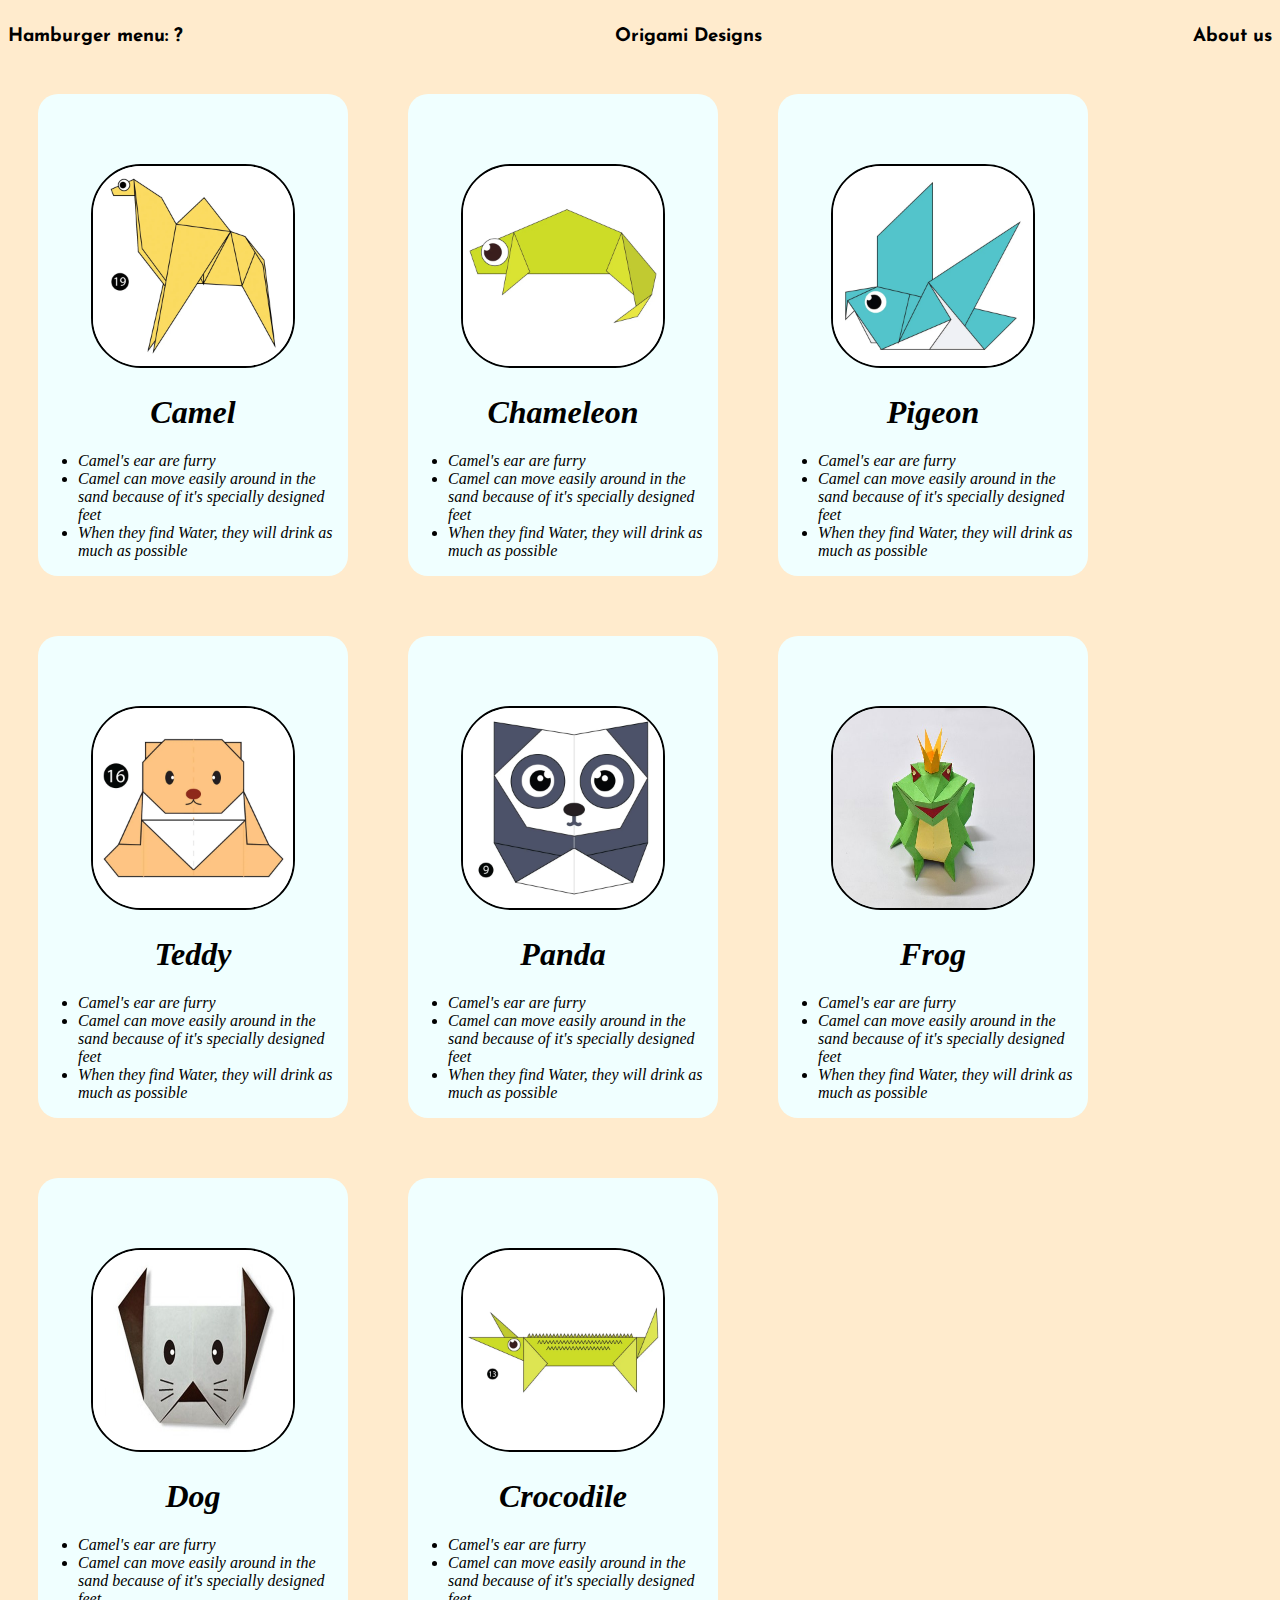
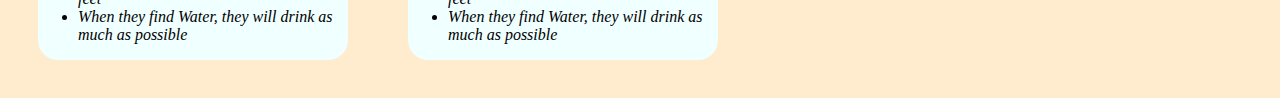
<file: index.html>
<!DOCTYPE html>
<html>
<head>
<title>Origami</title>
<link rel = "stylesheet" type="text/css" href="style.css"/>
<link rel="preconnect" href="https://fonts.gstatic.com">
<link href="https://fonts.googleapis.com/css2?family=Josefin+Sans:wght@300&display=swap" rel="stylesheet">
</head>
<body>
<div class = "header">
    <h3><a href = "Ham.html">Hamburger menu: ?</a></h3>
    <h3><a href="Designs.html">Origami Designs</a></h3>
    <h3><a href="About.html">About us</a></h3>
</div> 
<div class="grid">
    <div class="origami">
        <p class="t">Camel Origami</p>
        <a href="http://origami.me/camel/"><img src = "camel.jpg" width="200" height="200"/></a>
        <h1>Camel</h1>
        <p>
            <ul>
                <li>Camel's ear are furry</li>
                <li>Camel can move easily around in the sand because of it's specially designed feet</li>
                <li>When they find Water, they will drink as much as possible</li>
            </ul>
        </p>
    </div>
    <div class="origami">
        <p class="t">Chameleon Origami</p>
        <a href=""><img src = "chameleon.jpg" width="200" height="200"/></a>
        <h1>Chameleon</h1>
        <p>
            <ul>
                <li>Camel's ear are furry</li>
                <li>Camel can move easily around in the sand because of it's specially designed feet</li>
                <li>When they find Water, they will drink as much as possible</li>
            </ul>
        </p>
    </div>
    <div class="origami">
        <p class="t">Pigeon Origami</p>
        <a href="http://origami.me/camel/"><img src = "pigeon.webp" width="200" height="200"/></a>
        <h1>Pigeon</h1>
        <p>
            <ul>
                <li>Camel's ear are furry</li>
                <li>Camel can move easily around in the sand because of it's specially designed feet</li>
                <li>When they find Water, they will drink as much as possible</li>
            </ul>
        </p>
    </div>
    <div class="origami">
        <p class="t">Teddy Origami</p>
        <a href="http://origami.me/camel/"><img src = "teddy.webp" width="200" height="200"/></a>
        <h1>Teddy</h1>
        <p>
            <ul>
                <li>Camel's ear are furry</li>
                <li>Camel can move easily around in the sand because of it's specially designed feet</li>
                <li>When they find Water, they will drink as much as possible</li>
            </ul>
        </p>
    </div>
    <div class="origami">
        <p class="t">Panda Origami</p>
        <a href="http://origami.me/camel/"><img src = "panda.webp" width="200" height="200"/></a>
        <h1>Panda</h1>
        <p>
            <ul>
                <li>Camel's ear are furry</li>
                <li>Camel can move easily around in the sand because of it's specially designed feet</li>
                <li>When they find Water, they will drink as much as possible</li>
            </ul>
        </p>
    </div>
    <div class="origami">
        <p class="t">Frog Origami</p>
        <a href="http://origami.me/camel/"><img src = "frog.jpg" width="200" height="200"/></a>
        <h1>Frog</h1>
        <p>
            <ul>
                <li>Camel's ear are furry</li>
                <li>Camel can move easily around in the sand because of it's specially designed feet</li>
                <li>When they find Water, they will drink as much as possible</li>
            </ul>
        </p>
    </div>
    <div class="origami">
        <p class="t">Dog Origami</p>
        <a href="http://origami.me/camel/"><img src = "dog.jpg" width="200" height="200"/></a>
        <h1>Dog</h1>
        <p>
            <ul>
                <li>Camel's ear are furry</li>
                <li>Camel can move easily around in the sand because of it's specially designed feet</li>
                <li>When they find Water, they will drink as much as possible</li>
            </ul>
        </p>
    </div>
    <div class="origami">
        <p class="t">Crocodile Origami</p>
        <a href="http://origami.me/camel/"><img src = "crocodile-.webp" width="200" height="200"/></a>
        <h1>Crocodile</h1>
        <p>
            <ul>
                <li>Camel's ear are furry</li>
                <li>Camel can move easily around in the sand because of it's specially designed feet</li>
                <li>When they find Water, they will drink as much as possible</li>
            </ul>
        </p>
    </div>
</div>
</body>
</html>
</file>
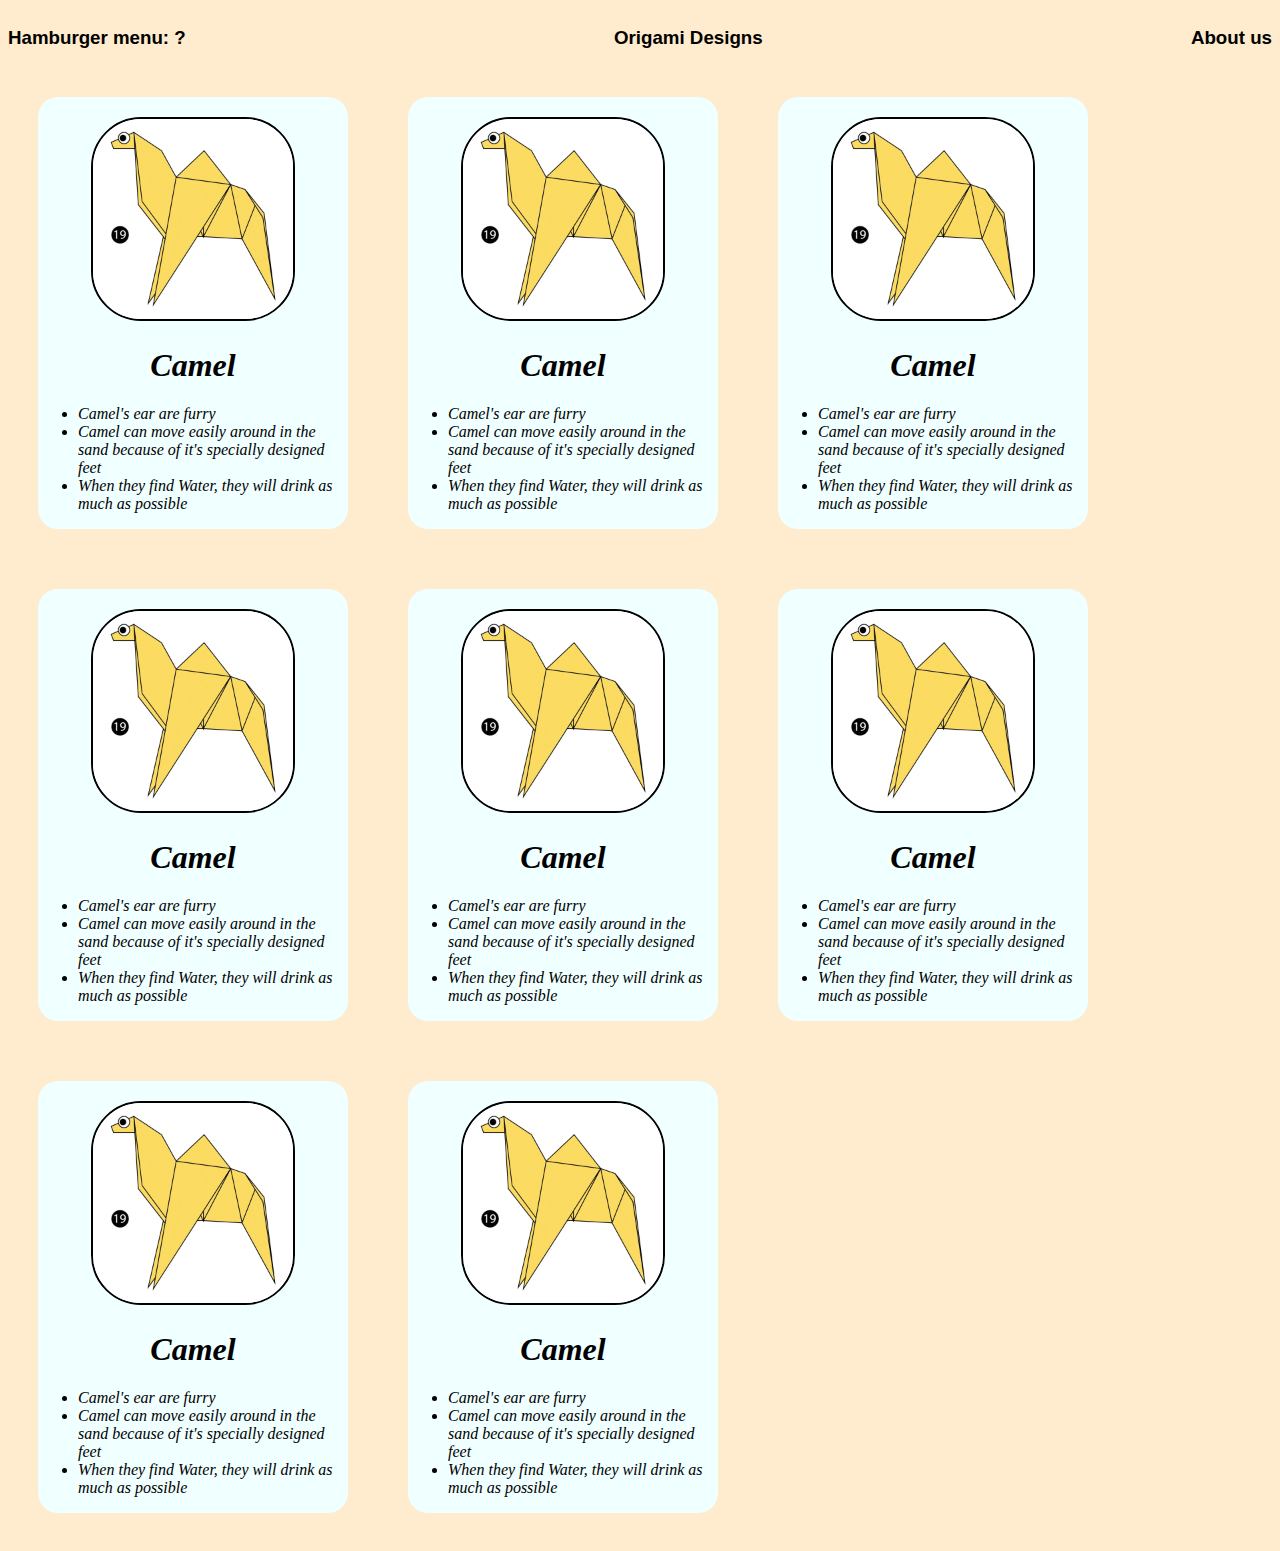
<file: About.html>
<!DOCTYPE html>
<html>
<head>
<title>Origami</title>
<link rel = "stylesheet" type="text/css" href="style.css"/>
</head>
<body>
<div class = "header">
    <h3><a href = "Ham.html">Hamburger menu: ?</a></h3>
    <h3><a href="Designs.html">Origami Designs</a></h3>
    <h3><a href="About.html">About us</a></h3>
</div> 
<div class="grid">
    <div class="origami">
        <a href="http://origami.me/camel/"><img src = "camel.jpg" width="200" height="200"/></a>
        <h1>Camel</h1>
        <p>
            <ul>
                <li>Camel's ear are furry</li>
                <li>Camel can move easily around in the sand because of it's specially designed feet</li>
                <li>When they find Water, they will drink as much as possible</li>
            </ul>
        </p>
    </div>
    <div class="origami">
        <a href=""><img src = "camel.jpg" width="200" height="200"/></a>
        <h1>Camel</h1>
        <p>
            <ul>
                <li>Camel's ear are furry</li>
                <li>Camel can move easily around in the sand because of it's specially designed feet</li>
                <li>When they find Water, they will drink as much as possible</li>
            </ul>
        </p>
    </div>
    <div class="origami">
        <a href="http://origami.me/camel/"><img src = "camel.jpg" width="200" height="200"/></a>
        <h1>Camel</h1>
        <p>
            <ul>
                <li>Camel's ear are furry</li>
                <li>Camel can move easily around in the sand because of it's specially designed feet</li>
                <li>When they find Water, they will drink as much as possible</li>
            </ul>
        </p>
    </div>
    <div class="origami">
        <a href="http://origami.me/camel/"><img src = "camel.jpg" width="200" height="200"/></a>
        <h1>Camel</h1>
        <p>
            <ul>
                <li>Camel's ear are furry</li>
                <li>Camel can move easily around in the sand because of it's specially designed feet</li>
                <li>When they find Water, they will drink as much as possible</li>
            </ul>
        </p>
    </div>
    <div class="origami">
        <a href="http://origami.me/camel/"><img src = "camel.jpg" width="200" height="200"/></a>
        <h1>Camel</h1>
        <p>
            <ul>
                <li>Camel's ear are furry</li>
                <li>Camel can move easily around in the sand because of it's specially designed feet</li>
                <li>When they find Water, they will drink as much as possible</li>
            </ul>
        </p>
    </div>
    <div class="origami">
        <a href="http://origami.me/camel/"><img src = "camel.jpg" width="200" height="200"/></a>
        <h1>Camel</h1>
        <p>
            <ul>
                <li>Camel's ear are furry</li>
                <li>Camel can move easily around in the sand because of it's specially designed feet</li>
                <li>When they find Water, they will drink as much as possible</li>
            </ul>
        </p>
    </div>
    <div class="origami">
        <a href="http://origami.me/camel/"><img src = "camel.jpg" width="200" height="200"/></a>
        <h1>Camel</h1>
        <p>
            <ul>
                <li>Camel's ear are furry</li>
                <li>Camel can move easily around in the sand because of it's specially designed feet</li>
                <li>When they find Water, they will drink as much as possible</li>
            </ul>
        </p>
    </div>
    <div class="origami">
        <a href="http://origami.me/camel/"><img src = "camel.jpg" width="200" height="200"/></a>
        <h1>Camel</h1>
        <p>
            <ul>
                <li>Camel's ear are furry</li>
                <li>Camel can move easily around in the sand because of it's specially designed feet</li>
                <li>When they find Water, they will drink as much as possible</li>
            </ul>
        </p>
    </div>
</div>
</body>
</html>
</file>
<file: style.css>
body
{
    background-color: blanchedalmond;
}
.header
{
    display: flex;
    justify-content: space-between;
    font-family: 'Josefin Sans', sans-serif;
}
.header a
{
    color:black;
    text-decoration: none;
}
.header a:link
{
    color:black;
}
.header a:visited
{
    color:darkslategrey
}
.t
{
    transition: 2s;
    opacity: 0;
}
.grid
{
    display: flex;
    flex-wrap: wrap;
}
.grid img
{
    border:2px solid black;
    border-radius: 50px;
    margin-top:20px;
}
.grid img:hover
{
    position: relative;
}
.origami
{
    width: 310px;
    font-style: italic;
    border-radius: 20px;
    text-align: center;
    margin: 30px;
    background-color:azure;
    transition: 2s;
}
.origami ul
{
    text-align: left;
}
.origami:hover
{
    transform:scale(1.2);
}
.origami:hover p
{
    opacity:1;
}
</file>
